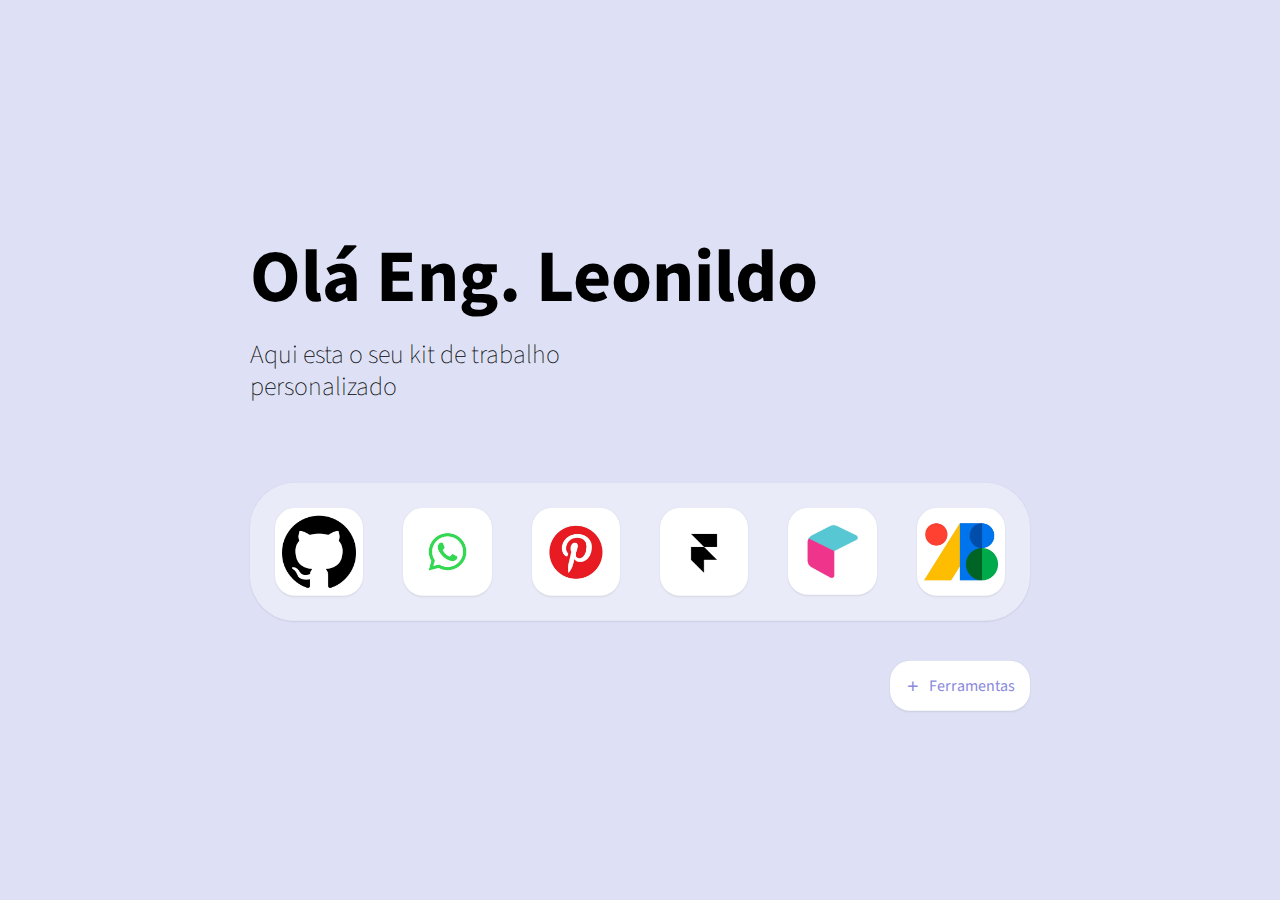
<file: MEU-PAINEL-main/index.html>
<!DOCTYPE html>
<html lang="pt-br">

<head>

    <meta charset="UTF-8">
    <meta name="description" content="description">
    <link rel="stylesheet" href="css/css.css">
    <link rel="shortcut icon" href="" type="image/x-icon">
    <link href='https://unpkg.com/boxicons@2.1.4/css/boxicons.min.css' rel='stylesheet'>
    <meta name="viewport" content="width=device-width, initial-scale=1.0">
    <title>Meu Painel</title>
</head>

<body>
    <main>
        <section class="div-content">
            <h1>Olá Eng. Leonildo</h1>
            <p>Aqui esta o seu kit de trabalho <br> personalizado </p>
        </section>

        <section class="section-grid-btn">
            <div class="div-grid">
                <a href="https://github.com/" target="_blank">
                    <figure>
                        <img src="img/25231.png" alt="git-hub">
                    </figure>
                </a>

                <a href="https://web.whatsapp.com/" target="_blank">
                    <figure>
                        <img src="img/04d1fbef945548e9cd53af90eb521d0f.jpg" alt="whatss">
                    </figure>
                </a>

                <a href="https://br.pinterest.com/" target="_blank">
                    <figure>
                        <img src="img/d3d175e560ae133f1ed5cd4ec173751a.jpg" alt="pinturest">
                    </figure>
                </a>

                <a href="https://framer.com/" target="_blank">
                    <figure>
                        <img src="img/images.png" alt="framer">
                    </figure>
                </a>
                <a href="https://boxicons.com/" target="_blank">
                    <figure>
                        <img src="img/boxicons-logo.png" alt="chatgpt">
                    </figure>
                </a>
                <a href="https://fonts.google.com/" target="_blank">
                    <figure>
                        <img src="img/900ce8816565b0967f7cca7dd99657a6.jpg" alt="canva">
                    </figure>
                </a>
            </div>

            <a href="html/page-one.html"><button> <i class='bx bx-plus'></i> Ferramentas</button></a>
        </section>
    </main>
</body>

</html>
</file>
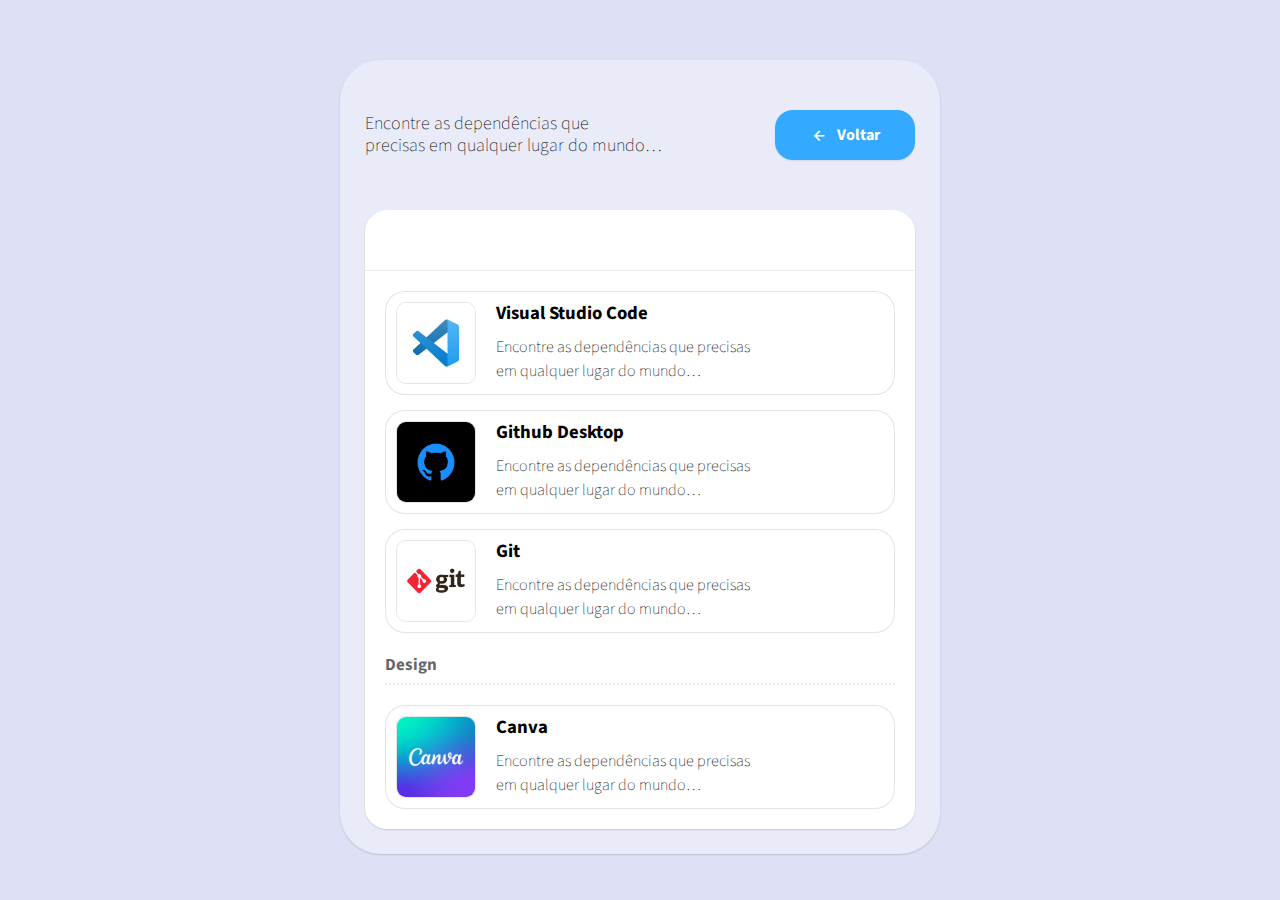
<file: MEU-PAINEL-main/html/page-one.html>
<!DOCTYPE html>
<html lang="pt-br">

<head>
    <meta charset="UTF-8">
    <link rel="stylesheet" href="../css/page-one.css">
    <link href='https://unpkg.com/boxicons@2.1.4/css/boxicons.min.css' rel='stylesheet'>
    <meta name="viewport" content="width=device-width, initial-scale=1.0">
    <title>Ferramentas</title>
</head>

<body>
    <main>
        <div class="div-p-btn">
            <p>Encontre as dependências que <br>
                precisas em qualquer lugar do mundo…</p>

            <a href="../index.html">
                <button>
                    <i class='bx bx-left-arrow-alt'></i>
                    Voltar
                </button>
            </a>
        </div>

        <div class="div-content">
            <hr>
            <div class="div-content-rolo">
                <a href="https://code.visualstudio.com/" target="_blank">
                    <article>
                        <img src="../img/01e621158668a4b8b7c92f1d1671bd43.jpg" alt="vscode">
                        <div class="div-art-content">
                            <h3>Visual Studio Code</h3>
                            <p>
                                Encontre as dependências que
                                precisas em qualquer lugar do mundo…
                            </p>
                        </div>
                    </article>
                </a>

                <a href="https://desktop.github.com/download/" rel="external" target="_blank">
                    <article>
                        <img src="../img/6b9e507694695e7f16eb14c4bdfe8dba.jpg" alt="Github Desktop">
                        <div class="div-art-content">
                            <h3>Github Desktop</h3>
                            <p>
                                Encontre as dependências que
                                precisas em qualquer lugar do mundo…
                            </p>
                        </div>
                    </article>
                </a>
                
                <a href="https://git-scm.com/" target="_blank">
                    <article>
                        <img src="../img/a33f3f15417a2afd5441e9325fa9a546.jpg" alt="Git">
                        <div class="div-art-content">
                            <h3>Git</h3>
                            <p>
                                Encontre as dependências que
                                precisas em qualquer lugar do mundo…
                            </p>
                        </div>
                    </article>
                </a>

                <span>
                    Design
                </span>
                <a href="https://www.canva.com/pt_pt/" target="_blank">
                    <article>
                        <img src="../img/Canva_ descarga e instalación gratuitas en Windows _ Microsoft Store.jpg" alt="Canva">
                        <div class="div-art-content">
                            <h3>Canva</h3>
                            <p>
                                Encontre as dependências que
                                precisas em qualquer lugar do mundo…
                                
                            </p>
                        </div>
                    </article>
                </a>
            </div>
        </div>
    </main>
</body>

</html>
</file>
<file: MEU-PAINEL-main/css/css.css>
@import url('https://fonts.googleapis.com/css2?family=Rubik:ital,wght@0,300..900;1,300..900&display=swap');
@import url('https://fonts.googleapis.com/css2?family=Nunito+Sans:ital,opsz,wght@0,6..12,200..1000;1,6..12,200..1000&family=Rubik:ital,wght@0,300..900;1,300..900&display=swap');
@import url('https://fonts.googleapis.com/css2?family=Mada:wght@200..900&family=Nunito+Sans:ital,opsz,wght@0,6..12,200..1000;1,6..12,200..1000&family=Rubik:ital,wght@0,300..900;1,300..900&display=swap');

* {
    font-family: "Mada", sans-serif;
    padding: 0;
    margin: 0;
    box-sizing: border-box;
}

:root {
    --body-bacground: #bec4eb80;

}

body {
    background-color: var(--body-bacground);

}

main {
    position: absolute;
    top: 50%;
    left: 50%;
    width: 100%;
    max-width: 780px;
    transform: translate(-50%, -50%);

}



main .div-content {
    position: relative;
    animation-name: subir-titulo;
    animation-duration: 2s;
    animation-timing-function: ease;

}

@keyframes subir-titulo {
    0% {
        top: 50px;
    }

    100% {
        top: 0;
    }
}

main .div-content h1 {
    margin-bottom: 20px;
    font-size: 74px;
    padding: 0;
    line-height: 80px;
    font-weight: bolder;
}

main .div-content p {

    line-height: 32px;
    font-size: 26px;
    padding: 0;
    font-weight: lighter;

}


.div-grid {
    margin: 80px 0 40px 0;
    background-color: #ffffff58;
    width: 100%;
    border-radius: 45px;
    display: grid;
    grid-template-columns: repeat(6, 1fr);
    box-shadow: 0 1px 2px 0px rgba(0, 0, 0, 0.085);
    padding: 25px;
    gap: 40px;

}

main .div-grid {
    position: relative;
    animation-name: subir-grid;
    animation-duration: 1.2s;
    animation-timing-function: ease;

}

@keyframes subir-grid {
    0% {
        top: 20px;
    }

    100% {
        top: 0;
    }
}

.div-grid figure {
    cursor: pointer;
    padding: 7px;
    background-color: white;
    border-radius: 20px;

    box-shadow: 0 1px 2px 0px rgba(0, 0, 0, 0.085);
}

.div-grid figure:hover {
    position: relative;
    animation-name: subir;
    animation-duration: 1s;
    animation-timing-function: ease;
    animation-fill-mode: forwards;

}

@keyframes subir {
    0% {
        bottom: 0;
    }

    50% {
        bottom: 10px;

    }

    100% {
        bottom: 10px;
        box-shadow: 0 1px 10px 0px rgba(0, 0, 0, 0.058);
    }
}

.div-grid figure img {
    object-fit: contain;
    display: block;
    width: 100%;
    margin: auto;

}

.section-grid-btn button {

    display: flex;
    justify-content: center;
    align-items: center;
    position: absolute;
    gap: 8px;
    outline: none;

    right: 0;
    border: none;
    background-color: rgb(255, 255, 255);
    padding: 8px 15px;
    height: 50px;
    font-size: 16px;
    border-radius: 20px;
    box-shadow: 0 1px 2px 0px rgba(0, 0, 0, 0.085);
    cursor: pointer;
    transition: 0.5s;
    color: rgb(137, 137, 222);
}

.section-grid-btn button:hover {
    transition: 0.5s;
    padding: 8px 25px;
    
}
</file>
<file: MEU-PAINEL-main/css/page-one.css>
@import url('https://fonts.googleapis.com/css2?family=Rubik:ital,wght@0,300..900;1,300..900&display=swap');
@import url('https://fonts.googleapis.com/css2?family=Nunito+Sans:ital,opsz,wght@0,6..12,200..1000;1,6..12,200..1000&family=Rubik:ital,wght@0,300..900;1,300..900&display=swap');
@import url('https://fonts.googleapis.com/css2?family=Mada:wght@200..900&family=Nunito+Sans:ital,opsz,wght@0,6..12,200..1000;1,6..12,200..1000&family=Rubik:ital,wght@0,300..900;1,300..900&display=swap');


* {
    font-family: "Mada", sans-serif;
    padding: 0;
    margin: 0;
    box-sizing: border-box;
}

:root {

    --body-bacground: #bec4eb80;

}

body {
    background-color: var(--body-bacground);

}


body main {

    padding: 50px 25px 25px 25px;
    background-color: #ffffff58;

    box-shadow: 0 1px 2px 0px rgba(0, 0, 0, 0.159);
    width: 600px;
    border-radius: 41px;
    margin: 60px auto 0 auto;
    animation-name: subir-main;
    animation-duration: 2s;
}
@keyframes subir-main {
    0% {
        margin-top: 120px;
    }

    100% {
      margin-top: 60px;
    }
}

body main .div-p-btn {

    display: flex;
    align-items: center;

    justify-content: space-between;
    margin-bottom: 50px;
}

body main .div-p-btn p {

    font-size: 18px;
    line-height: 22px;
    font-weight: lighter;
}



body main .div-p-btn a{
    
    text-decoration: none;
}  
body main .div-p-btn button i {
    font-size:19px;
}

body main .div-p-btn button {
    display: flex;
    justify-content: center;
    align-items: center;
    gap: 8px;
    text-decoration: none;
    cursor: pointer;
    box-shadow: 0 1px 2px 0px rgba(0, 0, 0, 0.085);
    background-color: rgb(51, 170, 255);
    font-weight: 700;
    font-size: 16px;
    color: white;
    height: 50px;
    padding: 8px 35px;
    border-radius: 18px;
    border: none;
    transition: 0.5s;
}
body main .div-p-btn button i {
    font-size:19px;
}


body main .div-p-btn button:hover {
    transition: 0.5s;
    padding: 8px 45px;
    
}
hr {
    border-bottom: none;
    opacity: 0.19;
}

.div-content {
    box-shadow: 0 1px 2px 0px rgba(0, 0, 0, 0.159);
    border-radius: 22px;
    padding: 60px 0 0 0;
    background-color: white;
}

.div-content-rolo {
    border-radius: 0 0 22px 22px;
    padding: 20px;
    background-color: white;
}


.div-content-rolo {

    display: flex;
    flex-direction: column;
    gap: 15px;
    border-radius: 0 0 22px 22px;
    padding: 20px;

    background-color: white;
}

.div-content-rolo article {
    display: flex;
    padding: 10px;
    gap: 20px;
    border: 1px solid rgba(0, 0, 0, 0.104);
    border-radius: 20px;
    line-height: 24px;
    transition: 0.5s;
    background-color: rgb(255, 255, 255);
}


.div-content-rolo article:hover {
  
    border: 1px solid rgba(120, 104, 104, 0.652);
 transition: 0.5s;
}


.div-content-rolo a {
    text-decoration: none;
    color: black;
}

.div-content-rolo article img {
    display: block;
    width: 80px;
    border-radius: 10px;
    border: 1px solid rgba(0, 0, 0, 0.104);

}


.div-content-rolo article .div-art-content p {
    font-weight: lighter;
    margin-top: 10px;
    text-decoration: none;
    color: black;

    width: 260px;

}



.div-content-rolo span {
    font-weight: bolder;
    font-size: 17px;
   line-height: 35px;
   margin-bottom: 5px;
    border-bottom: 2px dotted rgba(0, 0, 0, 0.136);

    opacity: 0.6;

}
</file>
